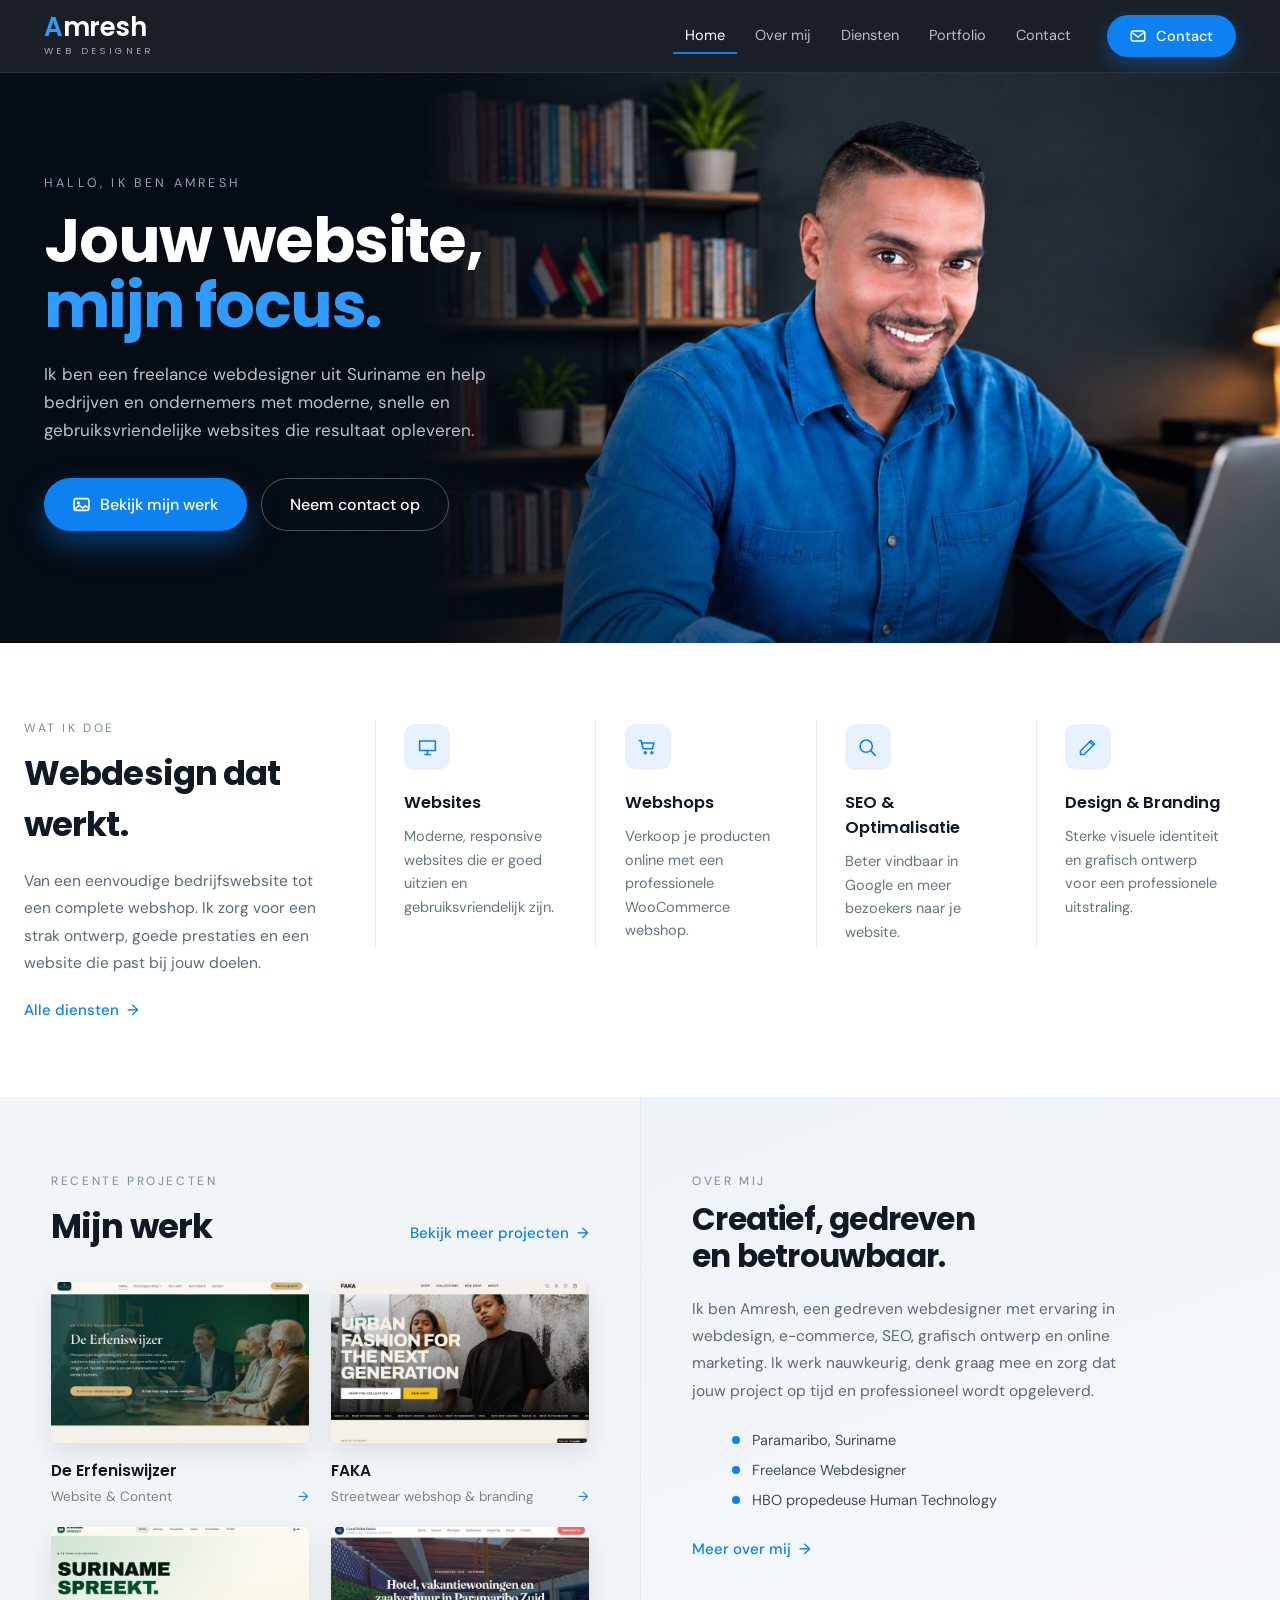
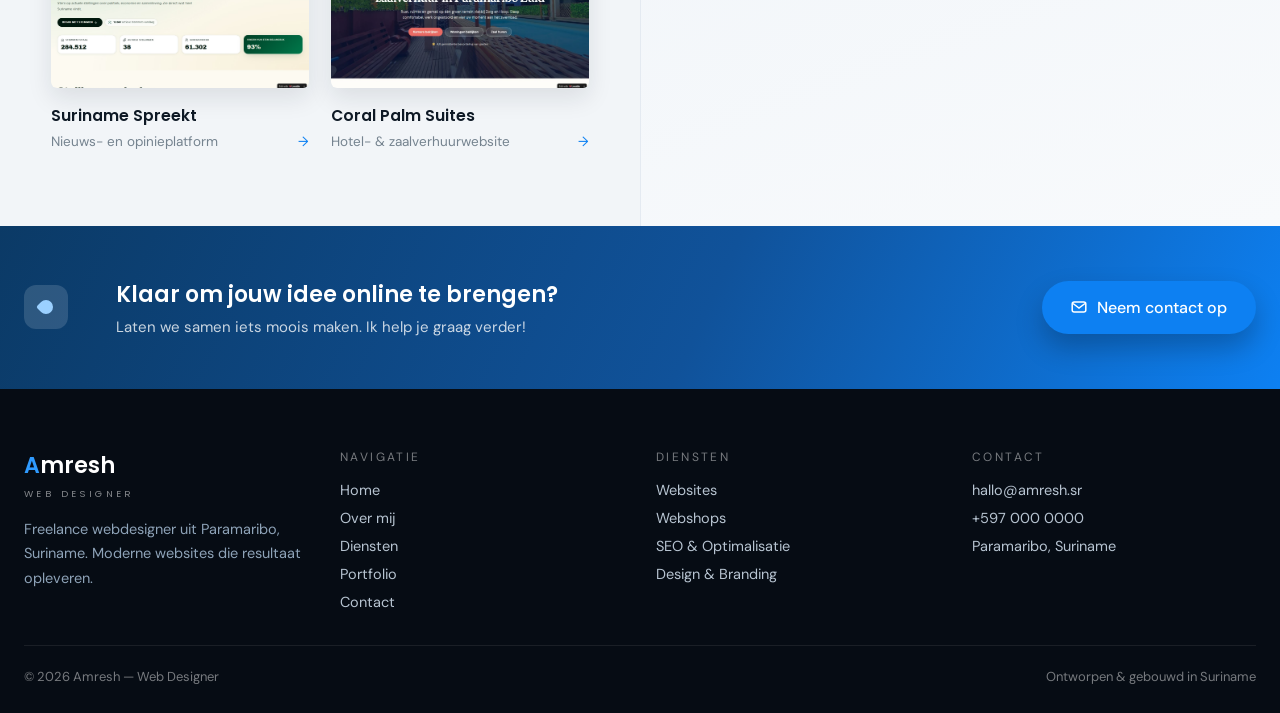
<file: index.html>
<!DOCTYPE html>
<html lang="nl">
<head>
<meta charset="utf-8" />
<meta name="viewport" content="width=device-width, initial-scale=1" />
<title>Amresh — Freelance Webdesigner in Suriname</title>
<meta name="description" content="Amresh is freelance webdesigner uit Paramaribo, Suriname. Moderne websites, WooCommerce webshops, SEO en branding die resultaat opleveren." />
<meta name="theme-color" content="#060c14" />

<meta property="og:type" content="website" />
<meta property="og:title" content="Amresh — Freelance Webdesigner in Suriname" />
<meta property="og:description" content="Moderne, snelle en gebruiksvriendelijke websites voor bedrijven en ondernemers." />
<meta property="og:image" content="assets/hero.png" />
<meta property="og:locale" content="nl_NL" />

<link rel="icon" href="data:image/svg+xml,%3Csvg xmlns='http://www.w3.org/2000/svg' viewBox='0 0 32 32'%3E%3Crect width='32' height='32' rx='7' fill='%23060c14'/%3E%3Ctext x='16' y='23' font-family='Poppins,sans-serif' font-size='20' font-weight='600' fill='%232f9bff' text-anchor='middle'%3EA%3C/text%3E%3C/svg%3E" />

<link rel="preconnect" href="https://fonts.googleapis.com" />
<link rel="preconnect" href="https://fonts.gstatic.com" crossorigin />
<link href="https://fonts.googleapis.com/css2?family=Poppins:wght@400;500;600;700&family=DM+Sans:opsz,wght@9..40,400;9..40,500;9..40,700&display=swap" rel="stylesheet" />
<link rel="stylesheet" href="styles.css" />
</head>
<body>

<a class="skip-link" href="#main">Naar de inhoud</a>

<div class="page-shell">

  <header class="site-header">
    <div class="site-header__inner">
      <a class="brand" href="#/home">
        <div class="brand__name"><span class="mark">A</span>mresh</div>
        <div class="brand__tag">WEB DESIGNER</div>
      </a>

      <button class="nav-toggle" type="button" id="nav-toggle" aria-expanded="false" aria-controls="nav">
        <svg width="16" height="16" viewBox="0 0 16 16" aria-hidden="true"><path d="M2 4h12M2 8h12M2 12h12" stroke="currentColor" stroke-width="1.6" stroke-linecap="round" /></svg>
        Menu
      </button>

      <nav class="nav" id="nav" aria-label="Hoofdnavigatie"></nav>

      <a class="btn btn--primary btn--sm header-cta" href="#/contact">
        <svg width="16" height="16" viewBox="0 0 16 16" fill="none" aria-hidden="true"><rect x="1.2" y="3" width="13.6" height="10" rx="2" stroke="#fff" stroke-width="1.5" /><path d="M2 4.5 8 9l6-4.5" stroke="#fff" stroke-width="1.5" fill="none" /></svg>
        Contact
      </a>
    </div>
  </header>

  <main id="main" tabindex="-1"></main>

  <footer class="site-footer">
    <div class="shell">
      <div class="site-footer__cols">
        <div>
          <div class="site-footer__brand"><span class="mark">A</span>mresh</div>
          <div class="site-footer__tag">WEB DESIGNER</div>
          <p>Freelance webdesigner uit Paramaribo, Suriname. Moderne websites die resultaat opleveren.</p>
        </div>
        <div>
          <div class="site-footer__label">NAVIGATIE</div>
          <nav class="site-footer__list" id="footer-nav" aria-label="Footernavigatie"></nav>
        </div>
        <div>
          <div class="site-footer__label">DIENSTEN</div>
          <nav class="site-footer__list" id="footer-services" aria-label="Diensten"></nav>
        </div>
        <div>
          <div class="site-footer__label">CONTACT</div>
          <div class="site-footer__list">
            <div><a href="mailto:hallo@amresh.sr">hallo@amresh.sr</a></div>
            <div><a href="tel:+5970000000">+597 000 0000</a></div>
            <div>Paramaribo, Suriname</div>
          </div>
        </div>
      </div>
      <div class="site-footer__bar">
        <span>© 2026 Amresh — Web Designer</span>
        <span>Ontworpen &amp; gebouwd in Suriname</span>
      </div>
    </div>
  </footer>

</div>

<script src="app.js"></script>
</body>
</html>
</file>
<file: styles.css>
/* ==========================================================================
   Amresh — Web Designer
   Implemented from the Claude Design canvas "Amresh Webdesign.dc.html".
   ========================================================================== */

:root {
  --accent: #0d80f2;
  --accent-bright: #2f9bff;
  --accent-dark: #0a63bd;
  --accent-soft: #e8f2fe;
  --accent-line: #cfe2f8;

  --ink: #0f1a26;
  --ink-body: #1b2530;
  --ink-strong: #2b3947;
  --ink-mid: #3f4e5c;
  --ink-muted: #5a6a79;
  --ink-soft: #66757f;
  --ink-faint: #75838f;
  --ink-label: #7b8a99;
  --ink-meta: #8695a3;

  --night: #060c14;
  --night-bar: rgba(7, 13, 21, 0.92);
  --night-text: #b7c4d1;
  --night-label: #8ea3b8;

  --surface: #ffffff;
  --surface-alt: #f2f5f8;
  --surface-tint: #f4f7fa;
  --line: #e6ebf1;
  --line-soft: #eef2f6;
  --line-field: #dfe6ee;
  --line-error: #e0a99c;

  --shell: 1240px;
  --radius-sm: 10px;
  --radius: 14px;
  --radius-lg: 16px;
  --pill: 999px;

  --font-display: Poppins, system-ui, sans-serif;
  --font-body: "DM Sans", system-ui, sans-serif;
}

*,
*::before,
*::after { box-sizing: border-box; }

body {
  margin: 0;
  font-family: var(--font-body);
  color: var(--ink-body);
  background: var(--surface);
  -webkit-font-smoothing: antialiased;
}

a { color: var(--accent); text-decoration: none; }
a:hover { color: var(--accent-dark); }

img { max-width: 100%; }
input, textarea, select, button { font: inherit; }

@keyframes riseIn {
  from { opacity: 0; transform: translateY(18px); }
  to { opacity: 1; transform: none; }
}
@keyframes fadeIn {
  from { opacity: 0; }
  to { opacity: 1; }
}

@media (prefers-reduced-motion: reduce) {
  *, *::before, *::after {
    animation-duration: .01ms !important;
    animation-iteration-count: 1 !important;
    transition-duration: .01ms !important;
    scroll-behavior: auto !important;
  }
}

.skip-link {
  position: absolute;
  left: -9999px;
  top: 0;
  z-index: 200;
  background: var(--accent);
  color: #fff;
  padding: 12px 20px;
  border-radius: 0 0 var(--radius-sm) 0;
}
.skip-link:focus {
  left: 0;
  color: #fff;
}

:focus-visible {
  outline: 3px solid var(--accent-bright);
  outline-offset: 2px;
}

.page-shell {
  min-height: 100vh;
  display: flex;
  flex-direction: column;
}

.shell {
  max-width: var(--shell);
  margin: 0 auto;
}

/* ---------------------------------------------------------------- header -- */

.site-header {
  position: sticky;
  top: 0;
  z-index: 50;
  background: var(--night-bar);
  backdrop-filter: blur(14px);
  border-bottom: 1px solid rgba(255, 255, 255, 0.07);
}

.site-header__inner {
  max-width: var(--shell);
  margin: 0 auto;
  padding: 14px 24px;
  display: flex;
  align-items: center;
  gap: 24px;
}

.brand {
  display: block;
  margin-right: auto;
  text-decoration: none;
}
.brand:hover { color: inherit; }

.brand__name {
  font-family: var(--font-display);
  font-weight: 600;
  font-size: 26px;
  letter-spacing: -0.5px;
  color: #fff;
  line-height: 1;
}
.brand__name .mark { color: var(--accent-bright); }

.brand__tag {
  font-family: var(--font-display);
  font-size: 9.5px;
  letter-spacing: 3.4px;
  color: rgba(255, 255, 255, 0.62);
  margin-top: 4px;
}

.nav {
  display: flex;
  align-items: center;
  gap: 6px;
}

.nav__link {
  font-size: 14.5px;
  padding: 8px 12px;
  color: rgba(255, 255, 255, 0.7);
  border-bottom: 2px solid transparent;
  transition: color .18s ease, border-color .18s ease;
}
.nav__link:hover { color: #fff; }
.nav__link.is-active {
  color: #fff;
  border-bottom-color: var(--accent);
}

.nav-toggle {
  display: none;
  align-items: center;
  gap: 9px;
  background: none;
  border: 1px solid rgba(255, 255, 255, 0.28);
  color: #fff;
  border-radius: var(--pill);
  padding: 9px 16px;
  font-size: 14px;
  cursor: pointer;
}

/* ----------------------------------------------------------------- buttons */

.btn {
  display: inline-flex;
  align-items: center;
  gap: 10px;
  border-radius: var(--pill);
  font-weight: 500;
  border: 1px solid transparent;
  cursor: pointer;
  transition: background .2s ease, transform .2s ease, border-color .2s ease, color .2s ease;
}

.btn--primary {
  background: var(--accent);
  color: #fff;
  padding: 15px 28px;
  box-shadow: 0 14px 30px rgba(13, 128, 242, 0.4);
}
.btn--primary:hover {
  background: var(--accent-bright);
  color: #fff;
  transform: translateY(-2px);
}

.btn--sm {
  padding: 11px 22px;
  font-size: 14.5px;
  box-shadow: 0 8px 20px rgba(13, 128, 242, 0.34);
}
.btn--sm:hover { transform: translateY(-1px); }

.btn--ghost-light {
  border-color: rgba(255, 255, 255, 0.3);
  color: #fff;
  padding: 15px 28px;
}
.btn--ghost-light:hover {
  background: rgba(255, 255, 255, 0.09);
  border-color: rgba(255, 255, 255, 0.55);
  color: #fff;
}

.btn--ghost {
  background: none;
  border-color: var(--line-field);
  color: var(--ink-mid);
  padding: 13px 24px;
  font-size: 14.5px;
  font-weight: 400;
}
.btn--ghost:hover { background: var(--surface-tint); }

.btn--outline-accent {
  background: none;
  border-color: var(--accent-line);
  color: var(--accent);
  padding: 12px 22px;
  font-size: 14.5px;
  font-weight: 400;
}
.btn--outline-accent:hover { background: var(--accent-soft); }

.link-arrow {
  font-weight: 500;
  font-size: 15px;
  display: inline-flex;
  align-items: center;
  gap: 8px;
}

/* -------------------------------------------------------------- typography */

.eyebrow {
  font-size: 12px;
  letter-spacing: 2.6px;
  color: var(--ink-label);
  margin-bottom: 12px;
}

.eyebrow--dark {
  font-size: 12px;
  letter-spacing: 3px;
  color: var(--night-label);
  margin-bottom: 14px;
}

.section-title {
  font-family: var(--font-display);
  font-weight: 700;
  font-size: clamp(26px, 3vw, 34px);
  letter-spacing: -0.9px;
  margin: 0 0 18px;
  color: var(--ink);
}

.page-title {
  font-family: var(--font-display);
  font-weight: 700;
  font-size: clamp(32px, 4.4vw, 50px);
  letter-spacing: -1.4px;
  color: #fff;
  margin: 0 0 18px;
  line-height: 1.08;
}
.page-title .accent { color: var(--accent-bright); }

.page-lead {
  font-size: 17px;
  line-height: 1.65;
  color: var(--night-text);
  max-width: 620px;
  margin: 0;
  text-wrap: pretty;
}

.prose {
  font-size: 15.5px;
  line-height: 1.75;
  color: var(--ink-muted);
  margin: 0 0 22px;
  text-wrap: pretty;
}

/* -------------------------------------------------------------- page bands */

main { flex: 1; }

.band {
  padding: clamp(48px, 6vw, 84px) 24px;
}
.band--white { background: var(--surface); }
.band--alt { background: var(--surface-alt); }
.band--night {
  background: var(--night);
  padding: clamp(48px, 6vw, 80px) 24px;
}

.band--night .shell { animation: riseIn .5s ease both; }

/* -------------------------------------------------------------- home: hero */

.hero {
  position: relative;
  background: var(--night);
  overflow: hidden;
}

.hero__media {
  position: absolute;
  inset: 0;
  display: flex;
  justify-content: flex-end;
}

.hero__media img {
  height: 100%;
  width: 68%;
  min-width: 560px;
  object-fit: cover;
  object-position: 62% 42%;
  mask-image: linear-gradient(to right, transparent 0%, rgba(0, 0, 0, 0.55) 12%, #000 34%);
  -webkit-mask-image: linear-gradient(to right, transparent 0%, rgba(0, 0, 0, 0.55) 12%, #000 34%);
}

.hero__scrim {
  position: absolute;
  inset: 0;
  background:
    linear-gradient(to right, var(--night) 22%, rgba(6, 12, 20, 0.45) 40%, rgba(6, 12, 20, 0) 58%),
    linear-gradient(to bottom, rgba(6, 12, 20, 0) 55%, rgba(6, 12, 20, 0.35) 100%);
}

.hero__inner {
  position: relative;
  max-width: var(--shell);
  margin: 0 auto;
  padding: clamp(56px, 8vw, 104px) 24px clamp(64px, 9vw, 112px);
}

.hero__copy {
  max-width: 520px;
  animation: riseIn .7s ease both;
}

.hero__eyebrow {
  font-size: 12.5px;
  letter-spacing: 3.2px;
  color: var(--night-label);
  margin-bottom: 18px;
}

.hero__title {
  font-family: var(--font-display);
  font-weight: 700;
  font-size: clamp(38px, 5.4vw, 62px);
  line-height: 1.04;
  letter-spacing: -1.6px;
  color: #fff;
  margin: 0 0 22px;
}
.hero__title .accent { color: var(--accent-bright); }

.hero__lead {
  font-size: 17px;
  line-height: 1.65;
  color: var(--night-text);
  margin: 0 0 34px;
  text-wrap: pretty;
}

.hero__actions {
  display: flex;
  flex-wrap: wrap;
  gap: 14px;
}

/* ---------------------------------------------------------- home: services */

.intro-grid {
  max-width: var(--shell);
  margin: 0 auto;
  display: grid;
  grid-template-columns: minmax(220px, 300px) minmax(0, 1fr);
  gap: clamp(32px, 4vw, 56px);
  align-items: start;
}
.intro-grid > * { min-width: 0; }

@media (max-width: 760px) {
  .intro-grid { grid-template-columns: 1fr; }
}

.service-strip {
  display: grid;
  grid-template-columns: repeat(auto-fit, minmax(min(100%, 200px), 1fr));
}

.service-strip__item {
  padding: 4px clamp(18px, 2.2vw, 30px);
  border-left: 1px solid var(--line);
  min-width: 0;
}

.icon-tile {
  width: 46px;
  height: 46px;
  border-radius: 11px;
  background: var(--accent-soft);
  display: flex;
  align-items: center;
  justify-content: center;
  margin-bottom: 20px;
}

.service-strip__item h3 {
  font-family: var(--font-display);
  font-size: 16.5px;
  font-weight: 600;
  margin: 0 0 10px;
  color: var(--ink);
}

.service-strip__item p {
  font-size: 14.5px;
  line-height: 1.62;
  color: var(--ink-soft);
  margin: 0;
  text-wrap: pretty;
}

/* ------------------------------------------------------ home: split section */

.split {
  display: grid;
  grid-template-columns: 1fr 1fr;
  background: var(--surface-alt);
}

.split__pane {
  padding: clamp(48px, 6vw, 76px) clamp(24px, 4vw, 56px);
  min-width: 0;
}

.split__pane--tinted {
  background: linear-gradient(160deg, #eef3f8, #f8fafc);
  border-left: 1px solid #e4eaf1;
  position: relative;
}

.split__head {
  display: flex;
  align-items: baseline;
  justify-content: space-between;
  gap: 20px;
  flex-wrap: wrap;
  margin-bottom: 30px;
}
.split__head .section-title { margin: 0; }

.featured {
  display: grid;
  grid-template-columns: 1fr 1fr;
  gap: 22px;
}

.featured__card {
  display: block;
  color: inherit;
  min-width: 0;
}
.featured__card:hover { color: inherit; }

.featured__frame {
  position: relative;
  border-radius: 6px;
  overflow: hidden;
  background: #dde4ec;
  aspect-ratio: 16 / 10;
  box-shadow: 0 10px 24px rgba(15, 26, 38, 0.1);
  transition: transform .25s ease, box-shadow .25s ease;
}
.featured__card:hover .featured__frame {
  transform: translateY(-4px);
  box-shadow: 0 18px 34px rgba(15, 26, 38, 0.18);
}

.featured__frame img {
  width: 100%;
  height: 100%;
  object-fit: cover;
  display: block;
}

.featured__title {
  margin-top: 16px;
  font-family: var(--font-display);
  font-weight: 600;
  font-size: 15.5px;
  color: var(--ink);
}

.featured__meta {
  display: flex;
  align-items: center;
  justify-content: space-between;
  gap: 12px;
  margin-top: 6px;
  font-size: 13.5px;
  color: var(--ink-faint);
}
.featured__meta .arrow { color: var(--accent); }

.about-title {
  font-family: var(--font-display);
  font-weight: 700;
  font-size: clamp(24px, 2.6vw, 31px);
  line-height: 1.22;
  letter-spacing: -0.8px;
  margin: 0 0 20px;
  color: var(--ink);
}

.fact-list {
  display: grid;
  gap: 12px;
  font-size: 14.5px;
  color: var(--ink-mid);
}
.fact-list li {
  display: flex;
  align-items: center;
  gap: 12px;
}
.fact-list .dot {
  width: 8px;
  height: 8px;
  border-radius: 50%;
  background: var(--accent);
  flex: none;
}

.signature-row {
  display: flex;
  align-items: center;
  gap: 20px;
  margin-top: 30px;
  flex-wrap: wrap;
}

/* ------------------------------------------------------------- home: cta -- */

.cta-band {
  background: linear-gradient(115deg, #0b3a66, #10529a 55%, var(--accent));
  padding: clamp(34px, 4.4vw, 52px) 24px;
}

.cta-band__inner {
  max-width: var(--shell);
  margin: 0 auto;
  display: flex;
  align-items: center;
  gap: clamp(20px, 4vw, 48px);
  flex-wrap: wrap;
}

.cta-band__glyph {
  width: 44px;
  height: 44px;
  border-radius: 12px;
  background: rgba(255, 255, 255, 0.14);
  display: flex;
  align-items: center;
  justify-content: center;
  flex: none;
}
.cta-band__glyph span {
  width: 14px;
  height: 14px;
  border-radius: 50% 50% 50% 2px;
  background: #9bd0ff;
  transform: rotate(45deg);
}

.cta-band__copy {
  min-width: 220px;
  flex: 1;
}

.cta-band__title {
  font-family: var(--font-display);
  font-weight: 600;
  font-size: clamp(18px, 2.1vw, 22px);
  color: #fff;
  margin-bottom: 6px;
}

.cta-band__sub {
  font-size: 15px;
  color: rgba(255, 255, 255, 0.78);
}

.cta-band .btn--primary { box-shadow: 0 14px 28px rgba(0, 0, 0, 0.24); }

/* ------------------------------------------------------------- diensten -- */

.card-grid {
  max-width: var(--shell);
  margin: 0 auto;
  display: grid;
  grid-template-columns: repeat(auto-fit, minmax(min(100%, 280px), 1fr));
  gap: 26px;
}

.service-card {
  border: 1px solid var(--line);
  border-radius: var(--radius);
  padding: 30px;
  min-width: 0;
  transition: box-shadow .25s ease, transform .25s ease, border-color .25s ease;
}
.service-card:hover {
  box-shadow: 0 18px 40px rgba(15, 26, 38, 0.1);
  transform: translateY(-4px);
  border-color: var(--accent-line);
}

.service-card h3 {
  font-family: var(--font-display);
  font-size: 19px;
  font-weight: 600;
  margin: 0 0 12px;
  color: var(--ink);
}

.service-card p {
  font-size: 15px;
  line-height: 1.7;
  color: var(--ink-muted);
  margin: 0 0 20px;
  text-wrap: pretty;
}

.service-card__points {
  display: grid;
  gap: 9px;
  padding-top: 18px;
  border-top: 1px solid var(--line-soft);
}
.service-card__points li {
  display: flex;
  gap: 10px;
  font-size: 14px;
  color: var(--ink-mid);
}
.service-card__points .tick { color: var(--accent); }

.service-card__price {
  margin-top: 22px;
  font-size: 13.5px;
  color: var(--ink-faint);
}
.service-card__price b {
  font-family: var(--font-display);
  font-weight: 600;
  color: var(--ink);
  font-size: 16px;
}

.step-grid {
  display: grid;
  grid-template-columns: repeat(auto-fit, minmax(min(100%, 220px), 1fr));
  gap: 24px;
}

.step {
  background: var(--surface);
  border-radius: var(--radius);
  padding: 28px;
  min-width: 0;
}

.step__n {
  font-family: var(--font-display);
  font-weight: 700;
  font-size: 30px;
  color: var(--accent-line);
  margin-bottom: 12px;
}

.step h3 {
  font-family: var(--font-display);
  font-size: 17px;
  font-weight: 600;
  margin: 0 0 10px;
  color: var(--ink);
}

.step p {
  font-size: 14.5px;
  line-height: 1.65;
  color: var(--ink-muted);
  margin: 0;
  text-wrap: pretty;
}

/* ------------------------------------------------------------- over mij -- */

.about-hero {
  max-width: var(--shell);
  margin: 0 auto;
  display: grid;
  grid-template-columns: repeat(auto-fit, minmax(min(100%, 300px), 1fr));
  gap: clamp(28px, 4vw, 56px);
  align-items: center;
}
.about-hero > * { min-width: 0; }

.about-hero__title {
  font-family: var(--font-display);
  font-weight: 700;
  font-size: clamp(30px, 4vw, 46px);
  line-height: 1.1;
  letter-spacing: -1.4px;
  color: #fff;
  margin: 0 0 20px;
}
.about-hero__title .accent { color: var(--accent-bright); }

.about-hero p {
  font-size: 16.5px;
  line-height: 1.7;
  color: var(--night-text);
  margin: 0 0 16px;
  text-wrap: pretty;
}
.about-hero p:last-child {
  color: var(--night-label);
  margin: 0;
}

.about-hero__portrait {
  width: 100%;
  border-radius: var(--radius-lg);
  display: block;
  box-shadow: 0 24px 60px rgba(0, 0, 0, 0.45);
}

.two-col {
  max-width: var(--shell);
  margin: 0 auto;
  display: grid;
  grid-template-columns: repeat(auto-fit, minmax(min(100%, 300px), 1fr));
  gap: clamp(32px, 5vw, 64px);
}
.two-col > * { min-width: 0; }

.col-title {
  font-family: var(--font-display);
  font-weight: 700;
  font-size: clamp(24px, 2.6vw, 30px);
  letter-spacing: -0.8px;
  margin: 0 0 26px;
  color: var(--ink);
}

.skills { display: grid; gap: 20px; }

.skill__head {
  display: flex;
  justify-content: space-between;
  font-size: 14.5px;
  margin-bottom: 8px;
}
.skill__name { color: var(--ink-strong); font-weight: 500; }
.skill__label { color: var(--ink-meta); }

.skill__track {
  height: 6px;
  border-radius: var(--pill);
  background: #eaeff5;
  overflow: hidden;
}
.skill__bar {
  height: 100%;
  border-radius: var(--pill);
  background: linear-gradient(90deg, var(--accent), var(--accent-bright));
}

.timeline__row {
  display: grid;
  grid-template-columns: 96px 1fr;
  gap: 18px;
  padding: 18px 0;
  border-top: 1px solid var(--line-soft);
}

.timeline__year {
  font-size: 13.5px;
  color: var(--ink-meta);
  font-variant-numeric: tabular-nums;
}

.timeline__title {
  font-family: var(--font-display);
  font-weight: 600;
  font-size: 15.5px;
  color: var(--ink);
  margin-bottom: 5px;
}

.timeline__text {
  font-size: 14.5px;
  line-height: 1.6;
  color: var(--ink-muted);
  text-wrap: pretty;
}

/* ------------------------------------------------------------- portfolio -- */

.band--portfolio {
  background: var(--surface);
  padding: clamp(40px, 5vw, 68px) 24px clamp(56px, 7vw, 90px);
}

.filters {
  display: flex;
  flex-wrap: wrap;
  gap: 10px;
  margin-bottom: 34px;
}

.filter {
  cursor: pointer;
  border: 1px solid var(--line-field);
  background: var(--surface);
  color: var(--ink-mid);
  padding: 9px 18px;
  border-radius: var(--pill);
  font-size: 14px;
  transition: background .18s ease, color .18s ease, border-color .18s ease;
}
.filter:hover { border-color: var(--accent-line); }
.filter[aria-pressed="true"] {
  background: var(--accent);
  color: #fff;
  border-color: var(--accent);
}

.work-grid {
  display: grid;
  grid-template-columns: repeat(auto-fit, minmax(min(100%, 280px), 1fr));
  gap: 28px;
}

.work-card {
  display: block;
  color: inherit;
  min-width: 0;
  animation: fadeIn .35s ease both;
  text-align: left;
  background: none;
  border: none;
  padding: 0;
  cursor: pointer;
  font: inherit;
}
.work-card:hover { color: inherit; }

.work-card__frame {
  position: relative;
  border-radius: var(--radius-sm);
  overflow: hidden;
  aspect-ratio: 16 / 10;
  background: repeating-linear-gradient(135deg, #e9eef4 0 10px, var(--surface-tint) 10px 20px);
  box-shadow: 0 10px 26px rgba(15, 26, 38, 0.09);
  display: flex;
  align-items: center;
  justify-content: center;
  transition: transform .25s ease, box-shadow .25s ease;
}
.work-card:hover .work-card__frame {
  transform: translateY(-5px);
  box-shadow: 0 20px 40px rgba(15, 26, 38, 0.16);
}

.work-card__frame img {
  width: 100%;
  height: 100%;
  object-fit: cover;
  display: block;
}

.work-card__slot {
  font-family: ui-monospace, SFMono-Regular, Menlo, monospace;
  font-size: 11.5px;
  letter-spacing: 1px;
  color: var(--ink-meta);
  text-transform: uppercase;
}

.work-card__head {
  display: flex;
  align-items: baseline;
  justify-content: space-between;
  gap: 14px;
  margin-top: 16px;
}

.work-card__title {
  font-family: var(--font-display);
  font-weight: 600;
  font-size: 16.5px;
  color: var(--ink);
}

.work-card__cat {
  font-size: 12px;
  letter-spacing: 1.4px;
  color: var(--accent);
  text-transform: uppercase;
}

.work-card__desc {
  font-size: 14.5px;
  color: var(--ink-muted);
  margin-top: 6px;
  line-height: 1.6;
}

.work-empty {
  font-size: 15px;
  color: var(--ink-muted);
}

/* ----------------------------------------------------------------- modal -- */

.modal {
  position: fixed;
  inset: 0;
  z-index: 100;
  background: rgba(6, 12, 20, 0.62);
  backdrop-filter: blur(6px);
  display: flex;
  align-items: center;
  justify-content: center;
  padding: 24px;
  animation: fadeIn .2s ease both;
  border: none;
  max-width: none;
  max-height: none;
  width: 100%;
  height: 100%;
}
.modal::backdrop { background: transparent; }

.modal__panel {
  background: var(--surface);
  border-radius: var(--radius-lg);
  max-width: 620px;
  width: 100%;
  max-height: 86vh;
  overflow: auto;
  box-shadow: 0 30px 80px rgba(0, 0, 0, 0.4);
  animation: riseIn .28s ease both;
}

.modal__media {
  position: relative;
  aspect-ratio: 16 / 9;
  background: repeating-linear-gradient(135deg, #e9eef4 0 10px, var(--surface-tint) 10px 20px);
  display: flex;
  align-items: center;
  justify-content: center;
}
.modal__media img {
  width: 100%;
  height: 100%;
  object-fit: cover;
}

/* A project with more than one image (see `media` in app.js) renders as a
   slideshow: every frame is stacked full-bleed and a small interval swaps
   which one carries `.is-active`, cross-fading via opacity. With one image
   it's just this wrapper around a single visible <img> — no motion, same
   markup. `prefers-reduced-motion` stops app.js from starting the interval,
   so it settles on the first frame. */
.slideshow {
  position: absolute;
  inset: 0;
}

.slideshow__img {
  position: absolute;
  inset: 0;
  opacity: 0;
  transition: opacity 1.1s ease;
}

.slideshow__img.is-active {
  opacity: 1;
}

.modal__body { padding: 30px; }

.modal__cat {
  font-size: 12px;
  letter-spacing: 1.6px;
  color: var(--accent);
  text-transform: uppercase;
  margin-bottom: 10px;
}

.modal__title {
  font-family: var(--font-display);
  font-weight: 700;
  font-size: 25px;
  letter-spacing: -0.6px;
  margin: 0 0 14px;
  color: var(--ink);
}

.modal__text {
  font-size: 15.5px;
  line-height: 1.72;
  color: var(--ink-muted);
  margin: 0 0 24px;
  text-wrap: pretty;
}

.modal__actions {
  display: flex;
  gap: 12px;
  flex-wrap: wrap;
}
.modal__actions .btn--primary {
  padding: 13px 24px;
  font-size: 14.5px;
  box-shadow: none;
}

/* --------------------------------------------------------------- contact -- */

.contact-grid {
  max-width: var(--shell);
  margin: 0 auto;
  display: grid;
  grid-template-columns: repeat(auto-fit, minmax(min(100%, 300px), 1fr));
  gap: clamp(32px, 5vw, 60px);
  align-items: start;
}
.contact-grid > * { min-width: 0; }

.band--contact { padding: clamp(44px, 5.5vw, 80px) 24px; }
.band--contact-hero { padding: clamp(48px, 6vw, 76px) 24px; }

.form { display: grid; gap: 20px; }

.form__row {
  display: grid;
  grid-template-columns: repeat(auto-fit, minmax(min(100%, 200px), 1fr));
  gap: 20px;
}

.field {
  display: grid;
  gap: 8px;
  min-width: 0;
}

.field > span {
  font-size: 13.5px;
  font-weight: 500;
  color: var(--ink-strong);
}

.field input,
.field select,
.field textarea {
  border: 1px solid var(--line-field);
  border-radius: var(--radius-sm);
  padding: 13px 15px;
  font-size: 15px;
  color: var(--ink-body);
  background: var(--surface);
  outline: none;
  min-width: 0;
  transition: border-color .18s ease, box-shadow .18s ease;
}

.field textarea {
  resize: vertical;
  font-family: inherit;
}

.field input:focus,
.field select:focus,
.field textarea:focus {
  border-color: var(--accent);
  box-shadow: 0 0 0 3px rgba(13, 128, 242, 0.14);
}

.field.is-invalid input,
.field.is-invalid textarea { border-color: var(--line-error); }

.form__error {
  font-size: 14px;
  color: #c2381f;
  background: #fdf1ee;
  border: 1px solid #f5d3ca;
  border-radius: var(--radius-sm);
  padding: 12px 14px;
}

.form button[type="submit"] {
  padding: 15px 30px;
  font-size: 15px;
  box-shadow: 0 12px 26px rgba(13, 128, 242, 0.34);
}

.thanks {
  border: 1px solid var(--accent-line);
  background: #f4f9ff;
  border-radius: var(--radius);
  padding: 34px;
  animation: riseIn .4s ease both;
}

.thanks__check {
  width: 44px;
  height: 44px;
  border-radius: 50%;
  background: var(--accent);
  color: #fff;
  display: flex;
  align-items: center;
  justify-content: center;
  font-size: 20px;
  margin-bottom: 18px;
}

.thanks h3 {
  font-family: var(--font-display);
  font-weight: 600;
  font-size: 21px;
  margin: 0 0 10px;
  color: var(--ink);
}

.thanks p {
  font-size: 15.5px;
  line-height: 1.7;
  color: var(--ink-muted);
  margin: 0 0 22px;
}

.contact-aside {
  background: var(--surface-alt);
  border-radius: var(--radius-lg);
  padding: 32px;
}

.contact-aside h3 {
  font-family: var(--font-display);
  font-weight: 600;
  font-size: 19px;
  margin: 0 0 22px;
  color: var(--ink);
}

.contact-lines { display: grid; gap: 18px; }

.contact-line {
  display: flex;
  gap: 14px;
  align-items: flex-start;
}

.contact-line__icon {
  width: 34px;
  height: 34px;
  border-radius: 9px;
  background: var(--accent-soft);
  flex: none;
  display: flex;
  align-items: center;
  justify-content: center;
}

.contact-line__label {
  font-size: 12.5px;
  letter-spacing: 1.4px;
  color: var(--ink-meta);
  text-transform: uppercase;
  margin-bottom: 4px;
}

.contact-line__value {
  font-size: 15px;
  color: #22303d;
  word-break: break-word;
}
.contact-line__value a { color: inherit; }
.contact-line__value a:hover { color: var(--accent); }

.contact-aside__note {
  margin-top: 26px;
  padding-top: 24px;
  border-top: 1px solid #e2e8ef;
  font-size: 14.5px;
  line-height: 1.7;
  color: var(--ink-muted);
}

/* ---------------------------------------------------------------- footer -- */

.site-footer {
  background: var(--night);
  padding: clamp(40px, 5vw, 60px) 24px 28px;
}

.site-footer__cols {
  display: grid;
  grid-template-columns: repeat(auto-fit, minmax(min(100%, 220px), 1fr));
  gap: 32px;
  padding-bottom: 34px;
}
.site-footer__cols > * { min-width: 0; }

.site-footer__brand {
  font-family: var(--font-display);
  font-weight: 600;
  font-size: 22px;
  color: #fff;
}
.site-footer__brand .mark { color: var(--accent-bright); }

.site-footer__tag {
  font-family: var(--font-display);
  font-size: 9.5px;
  letter-spacing: 3.4px;
  color: rgba(255, 255, 255, 0.5);
  margin: 5px 0 16px;
}

.site-footer p {
  font-size: 14.5px;
  line-height: 1.7;
  color: var(--night-label);
  margin: 0;
  max-width: 280px;
}

.site-footer__label {
  font-size: 12px;
  letter-spacing: 2.4px;
  color: rgba(255, 255, 255, 0.45);
  margin-bottom: 16px;
}

.site-footer__list {
  display: grid;
  gap: 10px;
  font-size: 14.5px;
  color: var(--night-text);
}
.site-footer__list a { color: var(--night-text); }
.site-footer__list a:hover { color: #fff; }

.site-footer__bar {
  border-top: 1px solid rgba(255, 255, 255, 0.08);
  padding-top: 22px;
  display: flex;
  flex-wrap: wrap;
  gap: 12px;
  justify-content: space-between;
  font-size: 13px;
  color: rgba(255, 255, 255, 0.45);
}

/* ------------------------------------------------------------ responsive -- */

@media (max-width: 900px) {
  .hero__media img {
    width: 100%;
    min-width: 0;
    opacity: 0.6;
  }
  .hero__scrim {
    background: linear-gradient(to bottom, rgba(6, 12, 20, 0.7), rgba(6, 12, 20, 0.85));
  }
  .service-strip__item {
    border-left: none;
    border-top: 1px solid var(--line);
    padding: 24px 0 4px;
  }
  .split__pane--tinted {
    border-left: none;
    border-top: 1px solid #e4eaf1;
  }
  .split { grid-template-columns: 1fr; }
  .featured { grid-template-columns: repeat(3, 1fr); }
  .featured__card:nth-child(4) { display: none; }
}

@media (max-width: 780px) {
  .site-header__inner {
    flex-wrap: wrap;
    gap: 14px;
  }
  .nav-toggle { display: inline-flex; }
  .nav {
    order: 3;
    flex-basis: 100%;
    flex-direction: column;
    align-items: stretch;
    gap: 2px;
    padding-bottom: 6px;
  }
  .nav[hidden] { display: none; }
  .nav__link {
    padding: 11px 4px;
    border-bottom: 1px solid rgba(255, 255, 255, 0.07);
  }
  .nav__link.is-active { border-bottom-color: var(--accent); }
  .header-cta { display: none; }
}

@media (max-width: 520px) {
  .timeline__row { grid-template-columns: 1fr; gap: 6px; }
  .modal { padding: 12px; }
  .modal__body { padding: 22px; }
}

@media (max-width: 600px) {
  .featured { grid-template-columns: 1fr; }
  .featured__card:nth-child(n + 3) { display: none; }
}
</file>
